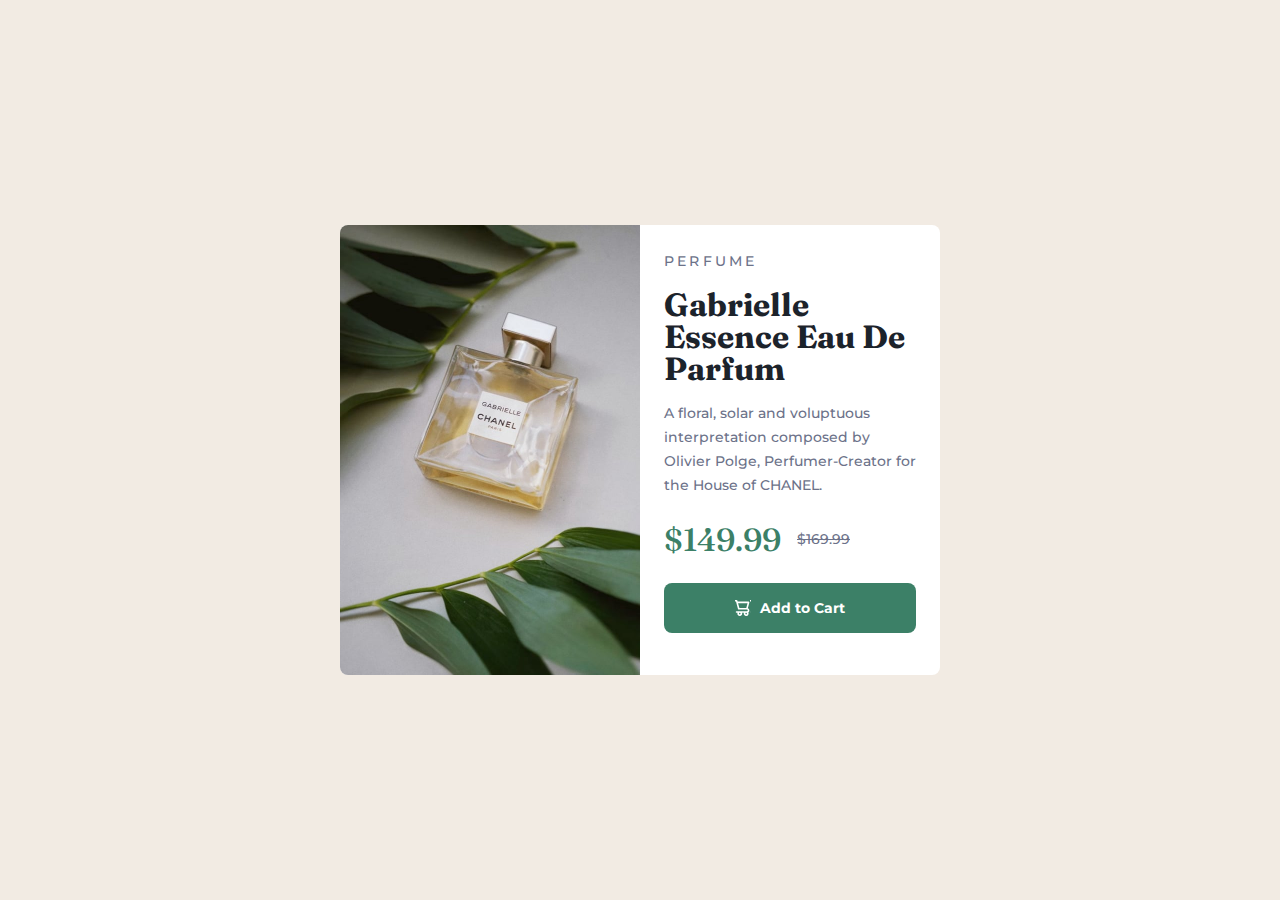
<file: index.html>
<!DOCTYPE html>
<html lang="en">

<head>
  <meta charset="UTF-8">
  <meta name="viewport" content="width=device-width, initial-scale=1.0">
  <!-- displays site properly based on user's device -->
  <link rel="icon" type="image/png" sizes="32x32" href="./images/favicon-32x32.png">
  <link rel="stylesheet" href="css/styles.css">
  <title>Frontend Mentor | Product preview card component</title>
</head>

<body>

  <main>

    <article class="product-card">

      <picture class="product-img">
        <source srcset="images/image-product-desktop.jpg" media="(min-width: 600px)">
        <img src="images/image-product-mobile.jpg"
          alt="Bottle of Gabrielle Essense perfume laying on a table">
      </picture>

      <div class="product-info">

        <p class="product-catagory">Perfume</p>

        <h1 class="product-title">Gabrielle Essence Eau De Parfum</h1>

        <p>A floral, solar and voluptuous interpretation composed by Olivier Polge,
          Perfumer-Creator for the House of CHANEL.</p>

        <div class="product-pricing">
          <span class="price">$149.99</span>
          <s class="original-price"> $169.99</s>
        </div>

        <button class="button">Add to Cart</button>

      </div>
    </article>

  </main>

</body>

</html>
</file>
<file: css/styles.css>
@import url("https://fonts.googleapis.com/css2?family=Montserrat:wght@500;700&display=swap");
@import url("https://fonts.googleapis.com/css2?family=Fraunces:opsz,wght@9..144,700&display=swap");

:root{
  --primary-font: Montserrat, sans-serif;
  --secondary-font: Fraunces, sans-serif;

  --fw-bold: 700;
  --fw-regular: 500;

  --container-width: 660px;
  
  --primary-colour: hsl(158, 36%, 37%);
  --secondary-colour: hsl(30, 38%, 92%);
  
  --neutral-colour-1: hsl(212, 21%, 14%);
  --neutral-colour-2: hsl(228, 12%, 48%);
  --white: hsl(0, 0%, 100%);
}

*,
*::before,
*::after {
  box-sizing: border-box;
  margin: 0;
  padding: 0;
}

html,
body {
  height: 100%;
}

img, picture, video, canvas, svg {
  display: block;
  max-width: 100%;
}

input, button, textarea, select {
  font: inherit;
}

p, h1, h2, h3, h4, h5, h6 {
  overflow-wrap: break-word;
}

p{
  line-height: 1.5rem;
}

body {
  font-family: Montserrat, sans-serif;
  font-weight: var(--fw-regular);
  color: var(--neutral-colour-2);
  font-size: 0.875rem;
  background-color: var(--secondary-colour);
  display: flex;
  justify-content: center;
  align-items: center;
  line-height: 1.7;
  -webkit-font-smoothing: antialiased;
}

.product-card {
  max-width: 600px;
  display: grid;
  border-radius: 0.5rem;
  overflow: hidden;
  background-color: var(--white);
  margin: 1rem;
}

.product-info{
  display: flex;
  flex-direction: column;
  align-items: flex-start;
  gap: 1rem;
  padding: 1.5rem;
}

.product-catagory{
  text-transform: uppercase;
  letter-spacing: 0.2rem;
}

.product-title{
  font-family: var(--secondary-font);
  color: var(--neutral-colour-1);
  font-size: 2rem;
  line-height: 2rem;
}

.product-pricing{
  display: flex;
  align-items: center;
  gap: 1rem;
}

.price{
  font-family: var(--secondary-font);
  color: var(--primary-colour);
  font-size: 2rem;
}

.original-price{
  text-decoration: line-through;
}

.button{
  width: 100%;
  display: flex;
  justify-content: center;
  align-items: center;
  gap: 0.6rem;
  font-weight: var(--fw-bold);
  font-size: 0.9rem;
  color: var(--white);
  border: none;
  border-radius: 0.5rem;
  outline: 0;
  padding: 0.8rem 1.5rem;
  cursor: pointer;
  background-color: var(--primary-colour);

}

.button::before{
  content: "";
  background-image: url(../images/icon-cart.svg);
  width: 16px;
  height: 16px;
}

.button:hover, .button:focus{
  background-color: var(--neutral-colour-1);
}

@media(min-width: 600px){
  .product-card{
    grid-template-columns: 1fr 1fr;
  }
}
</file>
